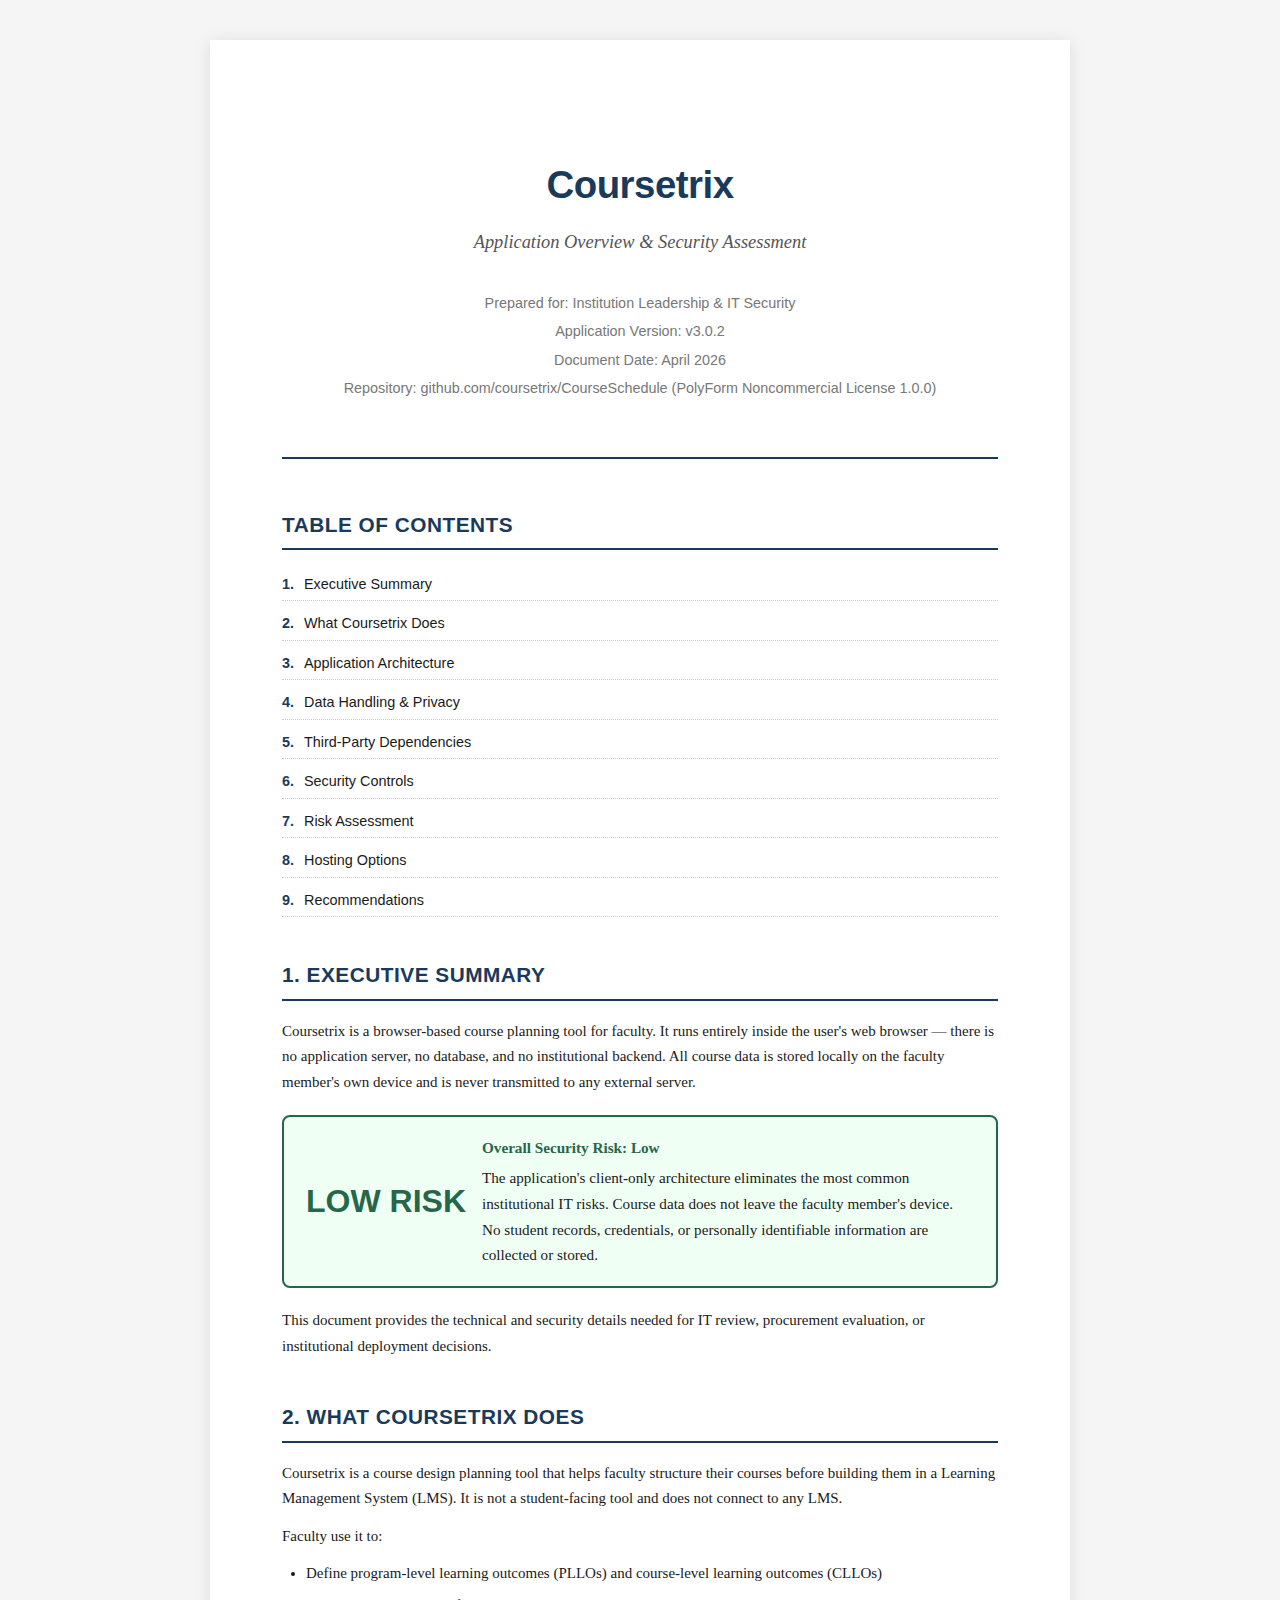
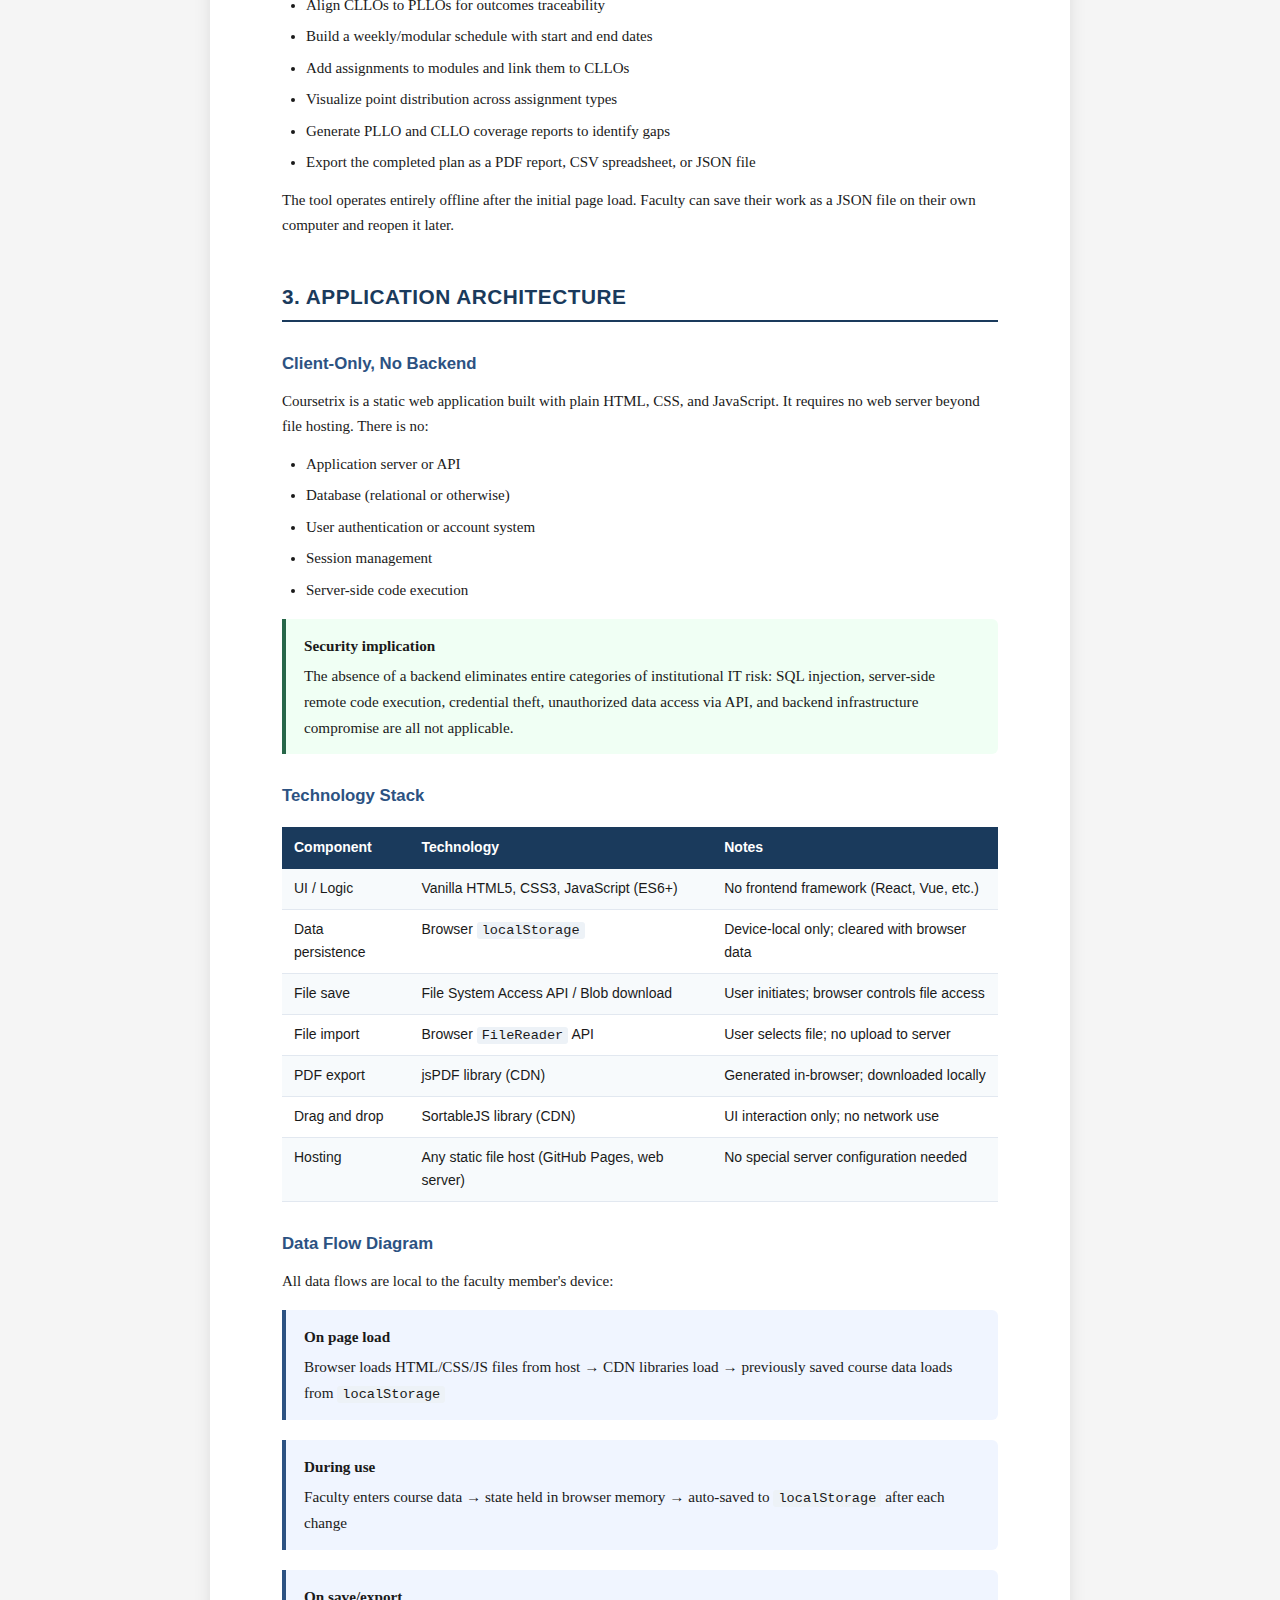
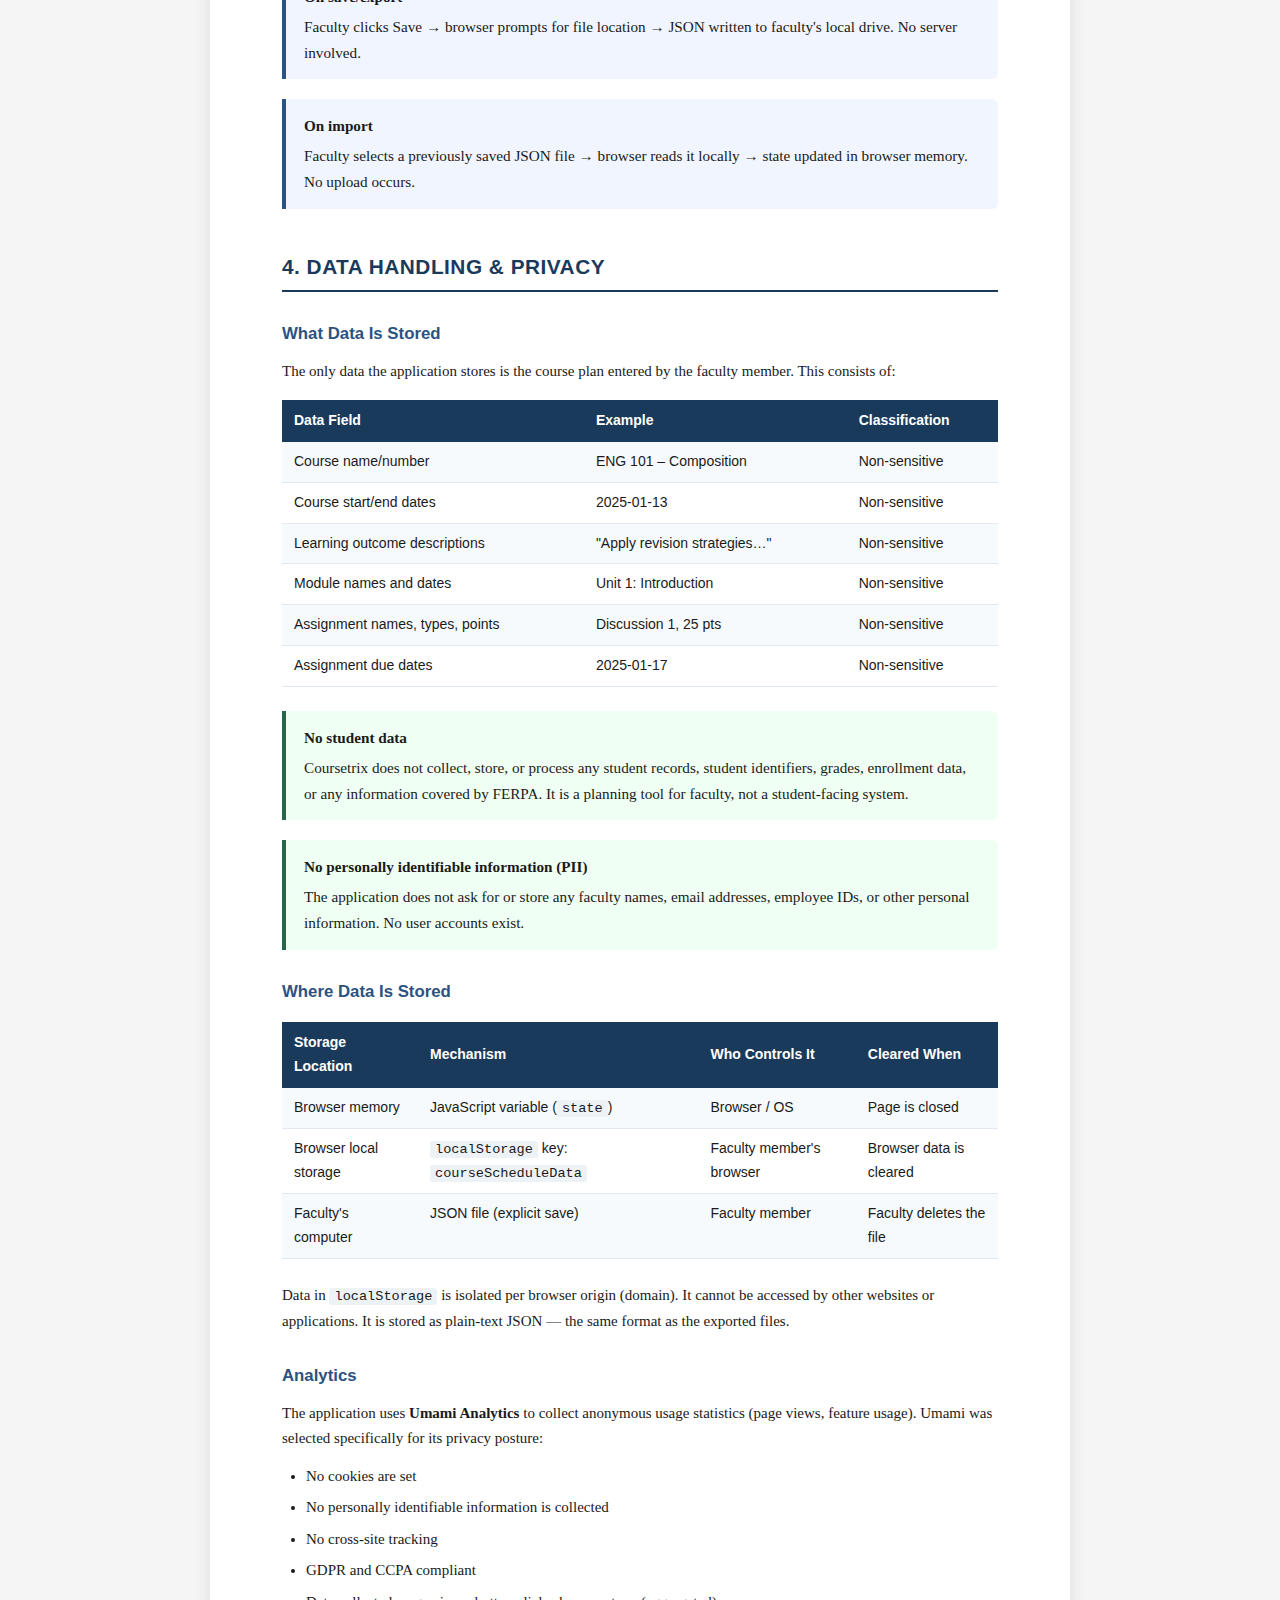
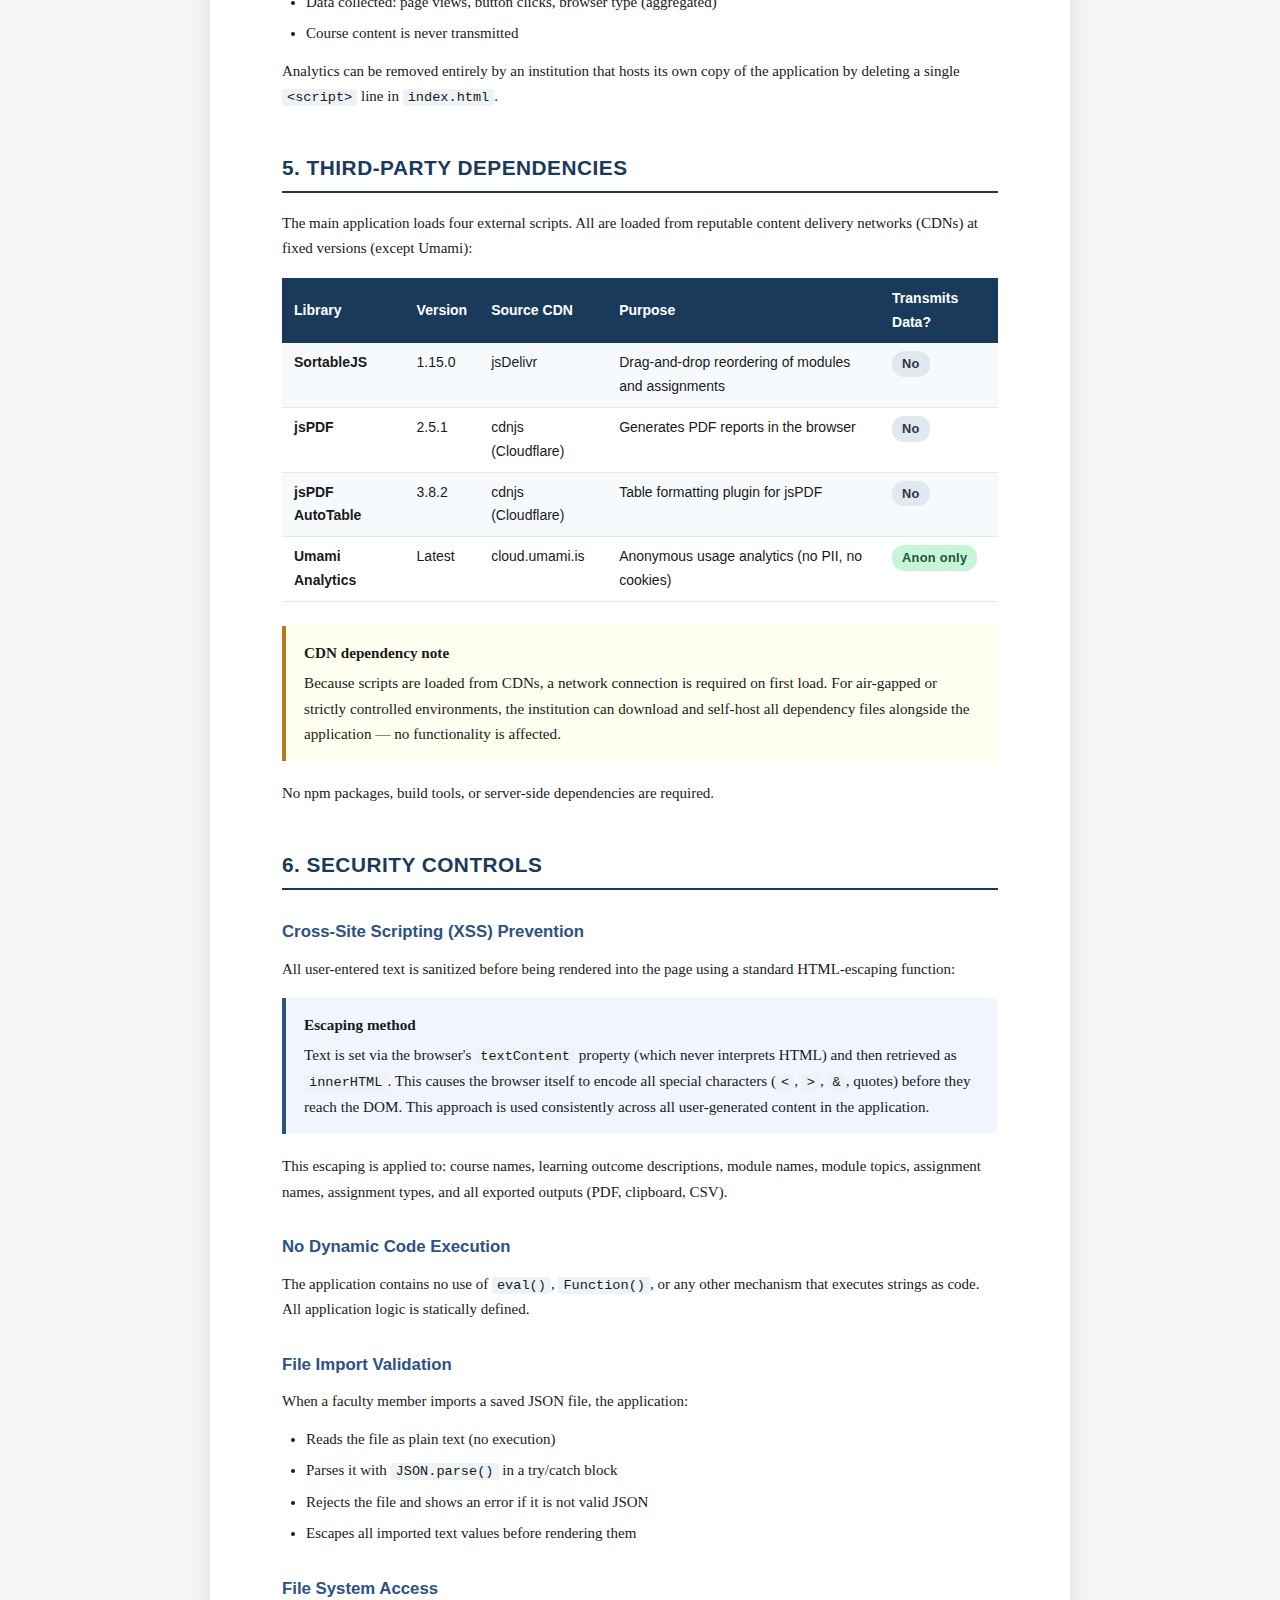
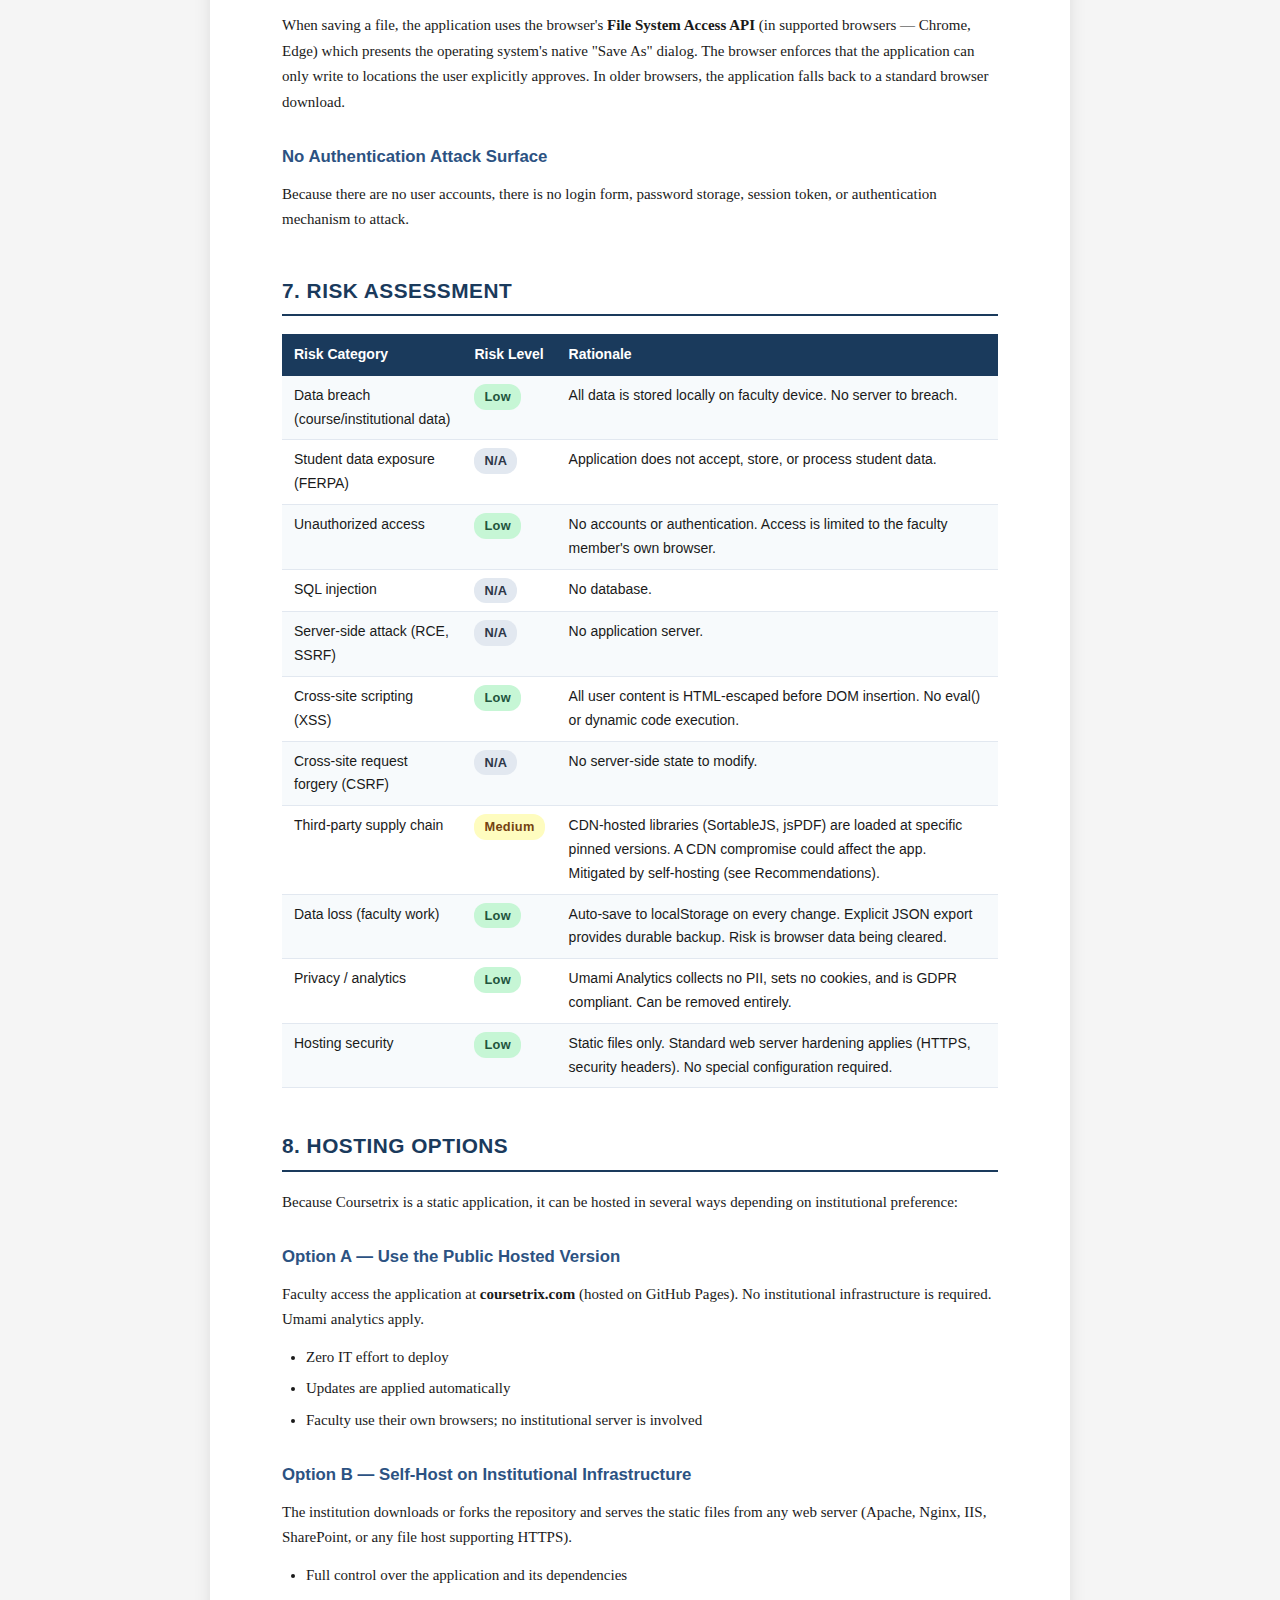
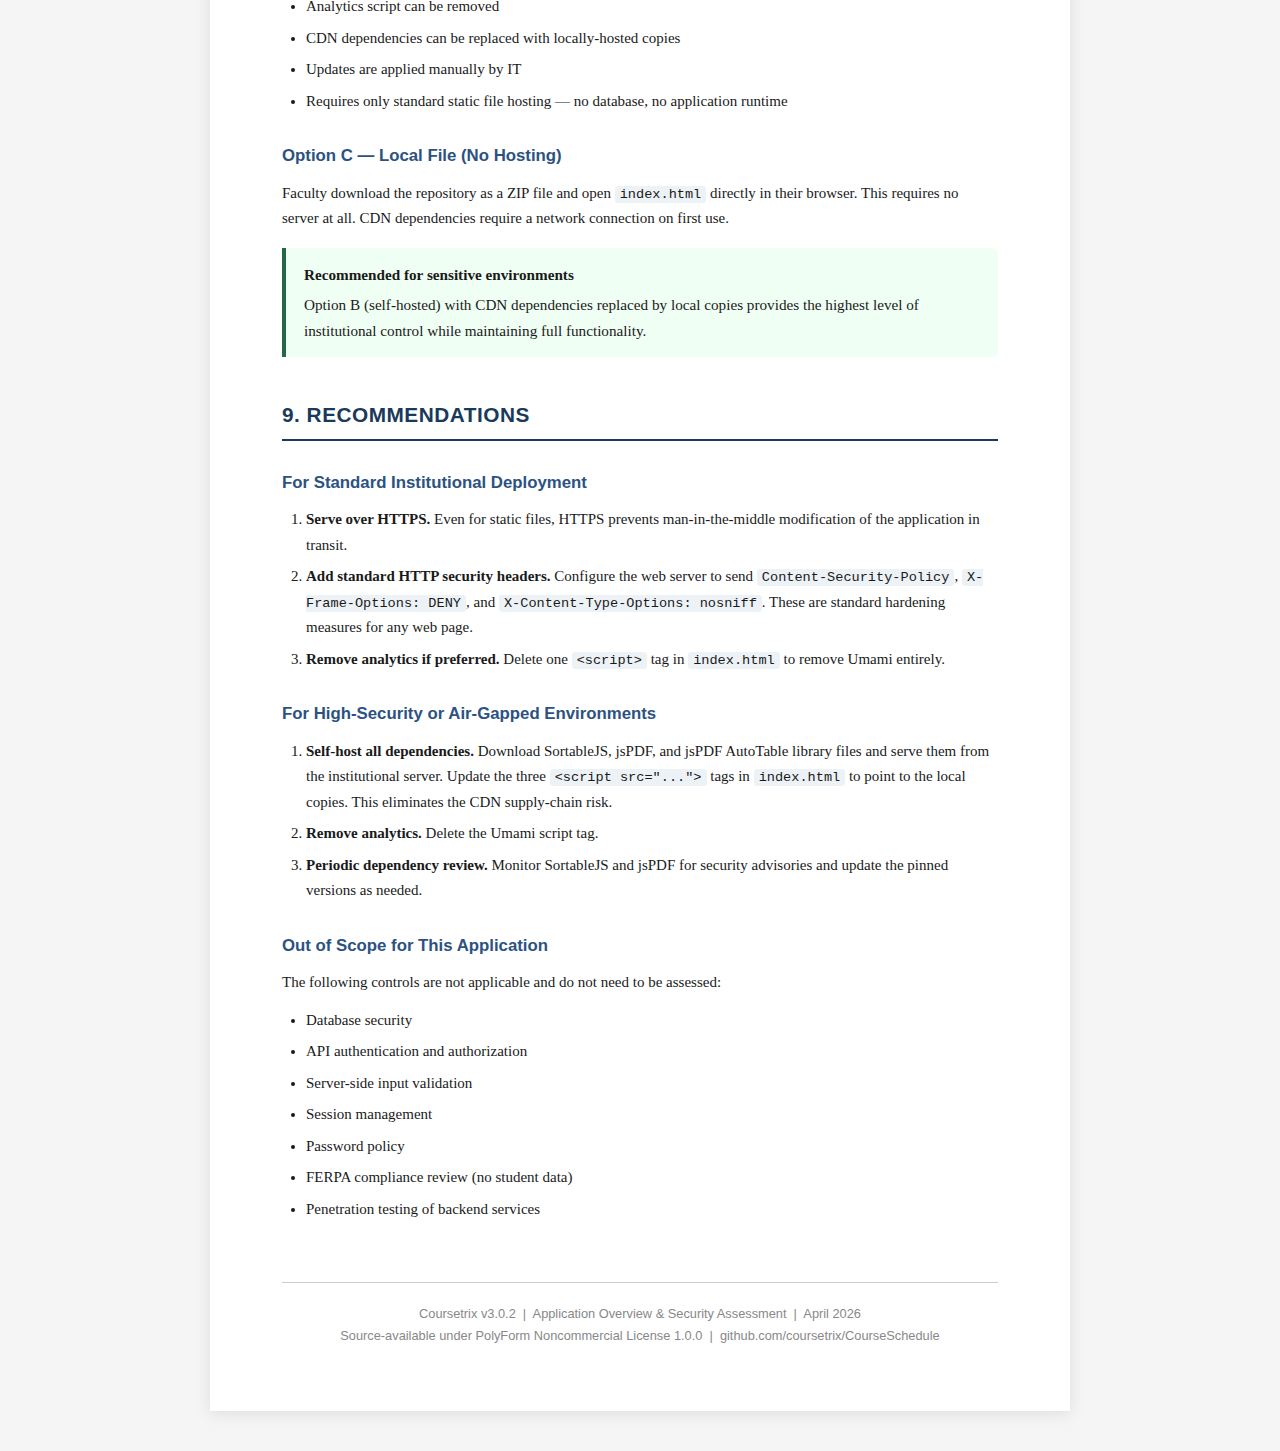
<file: institution-security-overview.html>
<!DOCTYPE html>
<html lang="en">
<head>
    <meta charset="UTF-8">
    <meta name="viewport" content="width=device-width, initial-scale=1.0">
    <title>Coursetrix – Application Overview & Security Assessment</title>
    <style>
        *, *::before, *::after { box-sizing: border-box; margin: 0; padding: 0; }

        body {
            font-family: Georgia, 'Times New Roman', serif;
            font-size: 15px;
            line-height: 1.7;
            color: #1a1a1a;
            background: #f5f5f5;
        }

        .page {
            max-width: 860px;
            margin: 40px auto;
            background: #fff;
            padding: 64px 72px;
            box-shadow: 0 2px 16px rgba(0,0,0,0.10);
        }

        /* Cover */
        .cover {
            text-align: center;
            padding: 48px 0 56px;
            border-bottom: 2px solid #1a3a5c;
            margin-bottom: 48px;
        }
        .cover .app-name {
            font-size: 2.4rem;
            font-weight: 700;
            letter-spacing: -0.5px;
            color: #1a3a5c;
            font-family: Arial, sans-serif;
        }
        .cover .doc-title {
            font-size: 1.15rem;
            color: #555;
            margin-top: 10px;
            font-style: italic;
        }
        .cover .meta {
            margin-top: 32px;
            font-size: 0.9rem;
            color: #777;
            font-family: Arial, sans-serif;
        }
        .cover .meta span { display: block; margin-top: 4px; }

        /* Sections */
        h1 {
            font-family: Arial, sans-serif;
            font-size: 1.3rem;
            font-weight: 700;
            color: #1a3a5c;
            border-bottom: 2px solid #1a3a5c;
            padding-bottom: 6px;
            margin: 40px 0 18px;
            text-transform: uppercase;
            letter-spacing: 0.5px;
        }

        h2 {
            font-family: Arial, sans-serif;
            font-size: 1.05rem;
            font-weight: 700;
            color: #2c5282;
            margin: 28px 0 10px;
        }

        p { margin-bottom: 12px; }

        ul, ol {
            padding-left: 24px;
            margin-bottom: 12px;
        }
        li { margin-bottom: 6px; }

        /* Callout boxes */
        .callout {
            border-left: 4px solid #2c5282;
            background: #f0f5ff;
            padding: 14px 18px;
            border-radius: 0 6px 6px 0;
            margin: 16px 0 20px;
            font-size: 0.95rem;
        }
        .callout.green  { border-color: #276749; background: #f0fff4; }
        .callout.yellow { border-color: #b7791f; background: #fffff0; }
        .callout.red    { border-color: #9b2c2c; background: #fff5f5; }
        .callout strong { display: block; margin-bottom: 4px; }

        /* Tables */
        table {
            width: 100%;
            border-collapse: collapse;
            margin: 16px 0 24px;
            font-family: Arial, sans-serif;
            font-size: 0.875rem;
        }
        th {
            background: #1a3a5c;
            color: #fff;
            padding: 9px 12px;
            text-align: left;
            font-weight: 600;
        }
        td {
            padding: 8px 12px;
            border-bottom: 1px solid #e2e8f0;
            vertical-align: top;
        }
        tr:nth-child(even) td { background: #f7fafc; }

        /* Risk badges */
        .badge {
            display: inline-block;
            padding: 2px 10px;
            border-radius: 12px;
            font-size: 0.8rem;
            font-weight: 700;
            font-family: Arial, sans-serif;
            letter-spacing: 0.3px;
        }
        .badge-low    { background: #c6f6d5; color: #22543d; }
        .badge-med    { background: #fefcbf; color: #744210; }
        .badge-high   { background: #fed7d7; color: #742a2a; }
        .badge-none   { background: #e2e8f0; color: #2d3748; }

        /* Verdict summary */
        .verdict {
            display: flex;
            align-items: center;
            gap: 16px;
            background: #f0fff4;
            border: 2px solid #276749;
            border-radius: 8px;
            padding: 18px 22px;
            margin: 20px 0;
        }
        .verdict-score {
            font-family: Arial, sans-serif;
            font-size: 2rem;
            font-weight: 700;
            color: #276749;
            white-space: nowrap;
        }
        .verdict-text { font-size: 0.95rem; }
        .verdict-text strong { display: block; margin-bottom: 4px; color: #276749; }

        /* TOC */
        .toc { margin: 0 0 16px; }
        .toc ol { counter-reset: toc-counter; list-style: none; padding-left: 0; }
        .toc ol li {
            counter-increment: toc-counter;
            padding: 4px 0;
            border-bottom: 1px dotted #ccc;
            font-family: Arial, sans-serif;
            font-size: 0.9rem;
        }
        .toc ol li::before {
            content: counter(toc-counter) ". ";
            font-weight: 700;
            color: #1a3a5c;
            margin-right: 6px;
        }

        code {
            font-family: 'Courier New', monospace;
            font-size: 0.85rem;
            background: #edf2f7;
            padding: 1px 5px;
            border-radius: 3px;
        }

        .page-break { page-break-before: always; }

        @media print {
            body { background: white; }
            .page { box-shadow: none; margin: 0; padding: 48px 56px; }
        }
    </style>
</head>
<body>
<div class="page">

    <!-- Cover -->
    <div class="cover">
        <div class="app-name">Coursetrix</div>
        <div class="doc-title">Application Overview &amp; Security Assessment</div>
        <div class="meta">
            <span>Prepared for: Institution Leadership &amp; IT Security</span>
            <span>Application Version: v3.0.2</span>
            <span>Document Date: April 2026</span>
            <span>Repository: github.com/coursetrix/CourseSchedule (PolyForm Noncommercial License 1.0.0)</span>
        </div>
    </div>

    <!-- TOC -->
    <h1>Table of Contents</h1>
    <div class="toc">
        <ol>
            <li>Executive Summary</li>
            <li>What Coursetrix Does</li>
            <li>Application Architecture</li>
            <li>Data Handling &amp; Privacy</li>
            <li>Third-Party Dependencies</li>
            <li>Security Controls</li>
            <li>Risk Assessment</li>
            <li>Hosting Options</li>
            <li>Recommendations</li>
        </ol>
    </div>

    <!-- 1. Executive Summary -->
    <h1>1. Executive Summary</h1>

    <p>Coursetrix is a browser-based course planning tool for faculty. It runs entirely inside the user's web browser — there is no application server, no database, and no institutional backend. All course data is stored locally on the faculty member's own device and is never transmitted to any external server.</p>

    <div class="verdict">
        <div class="verdict-score">LOW RISK</div>
        <div class="verdict-text">
            <strong>Overall Security Risk: Low</strong>
            The application's client-only architecture eliminates the most common institutional IT risks. Course data does not leave the faculty member's device. No student records, credentials, or personally identifiable information are collected or stored.
        </div>
    </div>

    <p>This document provides the technical and security details needed for IT review, procurement evaluation, or institutional deployment decisions.</p>

    <!-- 2. What It Does -->
    <h1>2. What Coursetrix Does</h1>

    <p>Coursetrix is a course design planning tool that helps faculty structure their courses before building them in a Learning Management System (LMS). It is not a student-facing tool and does not connect to any LMS.</p>

    <p>Faculty use it to:</p>
    <ul>
        <li>Define program-level learning outcomes (PLLOs) and course-level learning outcomes (CLLOs)</li>
        <li>Align CLLOs to PLLOs for outcomes traceability</li>
        <li>Build a weekly/modular schedule with start and end dates</li>
        <li>Add assignments to modules and link them to CLLOs</li>
        <li>Visualize point distribution across assignment types</li>
        <li>Generate PLLO and CLLO coverage reports to identify gaps</li>
        <li>Export the completed plan as a PDF report, CSV spreadsheet, or JSON file</li>
    </ul>

    <p>The tool operates entirely offline after the initial page load. Faculty can save their work as a JSON file on their own computer and reopen it later.</p>

    <!-- 3. Architecture -->
    <h1>3. Application Architecture</h1>

    <h2>Client-Only, No Backend</h2>
    <p>Coursetrix is a static web application built with plain HTML, CSS, and JavaScript. It requires no web server beyond file hosting. There is no:</p>
    <ul>
        <li>Application server or API</li>
        <li>Database (relational or otherwise)</li>
        <li>User authentication or account system</li>
        <li>Session management</li>
        <li>Server-side code execution</li>
    </ul>

    <div class="callout green">
        <strong>Security implication</strong>
        The absence of a backend eliminates entire categories of institutional IT risk: SQL injection, server-side remote code execution, credential theft, unauthorized data access via API, and backend infrastructure compromise are all not applicable.
    </div>

    <h2>Technology Stack</h2>
    <table>
        <tr><th>Component</th><th>Technology</th><th>Notes</th></tr>
        <tr><td>UI / Logic</td><td>Vanilla HTML5, CSS3, JavaScript (ES6+)</td><td>No frontend framework (React, Vue, etc.)</td></tr>
        <tr><td>Data persistence</td><td>Browser <code>localStorage</code></td><td>Device-local only; cleared with browser data</td></tr>
        <tr><td>File save</td><td>File System Access API / Blob download</td><td>User initiates; browser controls file access</td></tr>
        <tr><td>File import</td><td>Browser <code>FileReader</code> API</td><td>User selects file; no upload to server</td></tr>
        <tr><td>PDF export</td><td>jsPDF library (CDN)</td><td>Generated in-browser; downloaded locally</td></tr>
        <tr><td>Drag and drop</td><td>SortableJS library (CDN)</td><td>UI interaction only; no network use</td></tr>
        <tr><td>Hosting</td><td>Any static file host (GitHub Pages, web server)</td><td>No special server configuration needed</td></tr>
    </table>

    <h2>Data Flow Diagram</h2>
    <p>All data flows are local to the faculty member's device:</p>
    <div class="callout">
        <strong>On page load</strong>
        Browser loads HTML/CSS/JS files from host → CDN libraries load → previously saved course data loads from <code>localStorage</code>
    </div>
    <div class="callout">
        <strong>During use</strong>
        Faculty enters course data → state held in browser memory → auto-saved to <code>localStorage</code> after each change
    </div>
    <div class="callout">
        <strong>On save/export</strong>
        Faculty clicks Save → browser prompts for file location → JSON written to faculty's local drive. No server involved.
    </div>
    <div class="callout">
        <strong>On import</strong>
        Faculty selects a previously saved JSON file → browser reads it locally → state updated in browser memory. No upload occurs.
    </div>

    <!-- 4. Data Handling -->
    <h1>4. Data Handling &amp; Privacy</h1>

    <h2>What Data Is Stored</h2>
    <p>The only data the application stores is the course plan entered by the faculty member. This consists of:</p>
    <table>
        <tr><th>Data Field</th><th>Example</th><th>Classification</th></tr>
        <tr><td>Course name/number</td><td>ENG 101 – Composition</td><td>Non-sensitive</td></tr>
        <tr><td>Course start/end dates</td><td>2025-01-13</td><td>Non-sensitive</td></tr>
        <tr><td>Learning outcome descriptions</td><td>"Apply revision strategies…"</td><td>Non-sensitive</td></tr>
        <tr><td>Module names and dates</td><td>Unit 1: Introduction</td><td>Non-sensitive</td></tr>
        <tr><td>Assignment names, types, points</td><td>Discussion 1, 25 pts</td><td>Non-sensitive</td></tr>
        <tr><td>Assignment due dates</td><td>2025-01-17</td><td>Non-sensitive</td></tr>
    </table>

    <div class="callout green">
        <strong>No student data</strong>
        Coursetrix does not collect, store, or process any student records, student identifiers, grades, enrollment data, or any information covered by FERPA. It is a planning tool for faculty, not a student-facing system.
    </div>

    <div class="callout green">
        <strong>No personally identifiable information (PII)</strong>
        The application does not ask for or store any faculty names, email addresses, employee IDs, or other personal information. No user accounts exist.
    </div>

    <h2>Where Data Is Stored</h2>
    <table>
        <tr><th>Storage Location</th><th>Mechanism</th><th>Who Controls It</th><th>Cleared When</th></tr>
        <tr><td>Browser memory</td><td>JavaScript variable (<code>state</code>)</td><td>Browser / OS</td><td>Page is closed</td></tr>
        <tr><td>Browser local storage</td><td><code>localStorage</code> key: <code>courseScheduleData</code></td><td>Faculty member's browser</td><td>Browser data is cleared</td></tr>
        <tr><td>Faculty's computer</td><td>JSON file (explicit save)</td><td>Faculty member</td><td>Faculty deletes the file</td></tr>
    </table>

    <p>Data in <code>localStorage</code> is isolated per browser origin (domain). It cannot be accessed by other websites or applications. It is stored as plain-text JSON — the same format as the exported files.</p>

    <h2>Analytics</h2>
    <p>The application uses <strong>Umami Analytics</strong> to collect anonymous usage statistics (page views, feature usage). Umami was selected specifically for its privacy posture:</p>
    <ul>
        <li>No cookies are set</li>
        <li>No personally identifiable information is collected</li>
        <li>No cross-site tracking</li>
        <li>GDPR and CCPA compliant</li>
        <li>Data collected: page views, button clicks, browser type (aggregated)</li>
        <li>Course content is never transmitted</li>
    </ul>
    <p>Analytics can be removed entirely by an institution that hosts its own copy of the application by deleting a single <code>&lt;script&gt;</code> line in <code>index.html</code>.</p>

    <!-- 5. Dependencies -->
    <h1>5. Third-Party Dependencies</h1>

    <p>The main application loads four external scripts. All are loaded from reputable content delivery networks (CDNs) at fixed versions (except Umami):</p>

    <table>
        <tr><th>Library</th><th>Version</th><th>Source CDN</th><th>Purpose</th><th>Transmits Data?</th></tr>
        <tr>
            <td><strong>SortableJS</strong></td>
            <td>1.15.0</td>
            <td>jsDelivr</td>
            <td>Drag-and-drop reordering of modules and assignments</td>
            <td><span class="badge badge-none">No</span></td>
        </tr>
        <tr>
            <td><strong>jsPDF</strong></td>
            <td>2.5.1</td>
            <td>cdnjs (Cloudflare)</td>
            <td>Generates PDF reports in the browser</td>
            <td><span class="badge badge-none">No</span></td>
        </tr>
        <tr>
            <td><strong>jsPDF AutoTable</strong></td>
            <td>3.8.2</td>
            <td>cdnjs (Cloudflare)</td>
            <td>Table formatting plugin for jsPDF</td>
            <td><span class="badge badge-none">No</span></td>
        </tr>
        <tr>
            <td><strong>Umami Analytics</strong></td>
            <td>Latest</td>
            <td>cloud.umami.is</td>
            <td>Anonymous usage analytics (no PII, no cookies)</td>
            <td><span class="badge badge-low">Anon only</span></td>
        </tr>
    </table>

    <div class="callout yellow">
        <strong>CDN dependency note</strong>
        Because scripts are loaded from CDNs, a network connection is required on first load. For air-gapped or strictly controlled environments, the institution can download and self-host all dependency files alongside the application — no functionality is affected.
    </div>

    <p>No npm packages, build tools, or server-side dependencies are required.</p>

    <!-- 6. Security Controls -->
    <h1>6. Security Controls</h1>

    <h2>Cross-Site Scripting (XSS) Prevention</h2>
    <p>All user-entered text is sanitized before being rendered into the page using a standard HTML-escaping function:</p>
    <div class="callout">
        <strong>Escaping method</strong>
        Text is set via the browser's <code>textContent</code> property (which never interprets HTML) and then retrieved as <code>innerHTML</code>. This causes the browser itself to encode all special characters (<code>&lt;</code>, <code>&gt;</code>, <code>&amp;</code>, quotes) before they reach the DOM. This approach is used consistently across all user-generated content in the application.
    </div>
    <p>This escaping is applied to: course names, learning outcome descriptions, module names, module topics, assignment names, assignment types, and all exported outputs (PDF, clipboard, CSV).</p>

    <h2>No Dynamic Code Execution</h2>
    <p>The application contains no use of <code>eval()</code>, <code>Function()</code>, or any other mechanism that executes strings as code. All application logic is statically defined.</p>

    <h2>File Import Validation</h2>
    <p>When a faculty member imports a saved JSON file, the application:</p>
    <ul>
        <li>Reads the file as plain text (no execution)</li>
        <li>Parses it with <code>JSON.parse()</code> in a try/catch block</li>
        <li>Rejects the file and shows an error if it is not valid JSON</li>
        <li>Escapes all imported text values before rendering them</li>
    </ul>

    <h2>File System Access</h2>
    <p>When saving a file, the application uses the browser's <strong>File System Access API</strong> (in supported browsers — Chrome, Edge) which presents the operating system's native "Save As" dialog. The browser enforces that the application can only write to locations the user explicitly approves. In older browsers, the application falls back to a standard browser download.</p>

    <h2>No Authentication Attack Surface</h2>
    <p>Because there are no user accounts, there is no login form, password storage, session token, or authentication mechanism to attack.</p>

    <!-- 7. Risk Assessment -->
    <h1>7. Risk Assessment</h1>

    <table>
        <tr><th>Risk Category</th><th>Risk Level</th><th>Rationale</th></tr>
        <tr>
            <td>Data breach (course/institutional data)</td>
            <td><span class="badge badge-low">Low</span></td>
            <td>All data is stored locally on faculty device. No server to breach.</td>
        </tr>
        <tr>
            <td>Student data exposure (FERPA)</td>
            <td><span class="badge badge-none">N/A</span></td>
            <td>Application does not accept, store, or process student data.</td>
        </tr>
        <tr>
            <td>Unauthorized access</td>
            <td><span class="badge badge-low">Low</span></td>
            <td>No accounts or authentication. Access is limited to the faculty member's own browser.</td>
        </tr>
        <tr>
            <td>SQL injection</td>
            <td><span class="badge badge-none">N/A</span></td>
            <td>No database.</td>
        </tr>
        <tr>
            <td>Server-side attack (RCE, SSRF)</td>
            <td><span class="badge badge-none">N/A</span></td>
            <td>No application server.</td>
        </tr>
        <tr>
            <td>Cross-site scripting (XSS)</td>
            <td><span class="badge badge-low">Low</span></td>
            <td>All user content is HTML-escaped before DOM insertion. No eval() or dynamic code execution.</td>
        </tr>
        <tr>
            <td>Cross-site request forgery (CSRF)</td>
            <td><span class="badge badge-none">N/A</span></td>
            <td>No server-side state to modify.</td>
        </tr>
        <tr>
            <td>Third-party supply chain</td>
            <td><span class="badge badge-med">Medium</span></td>
            <td>CDN-hosted libraries (SortableJS, jsPDF) are loaded at specific pinned versions. A CDN compromise could affect the app. Mitigated by self-hosting (see Recommendations).</td>
        </tr>
        <tr>
            <td>Data loss (faculty work)</td>
            <td><span class="badge badge-low">Low</span></td>
            <td>Auto-save to localStorage on every change. Explicit JSON export provides durable backup. Risk is browser data being cleared.</td>
        </tr>
        <tr>
            <td>Privacy / analytics</td>
            <td><span class="badge badge-low">Low</span></td>
            <td>Umami Analytics collects no PII, sets no cookies, and is GDPR compliant. Can be removed entirely.</td>
        </tr>
        <tr>
            <td>Hosting security</td>
            <td><span class="badge badge-low">Low</span></td>
            <td>Static files only. Standard web server hardening applies (HTTPS, security headers). No special configuration required.</td>
        </tr>
    </table>

    <!-- 8. Hosting -->
    <h1>8. Hosting Options</h1>

    <p>Because Coursetrix is a static application, it can be hosted in several ways depending on institutional preference:</p>

    <h2>Option A — Use the Public Hosted Version</h2>
    <p>Faculty access the application at <strong>coursetrix.com</strong> (hosted on GitHub Pages). No institutional infrastructure is required. Umami analytics apply.</p>
    <ul>
        <li>Zero IT effort to deploy</li>
        <li>Updates are applied automatically</li>
        <li>Faculty use their own browsers; no institutional server is involved</li>
    </ul>

    <h2>Option B — Self-Host on Institutional Infrastructure</h2>
    <p>The institution downloads or forks the repository and serves the static files from any web server (Apache, Nginx, IIS, SharePoint, or any file host supporting HTTPS).</p>
    <ul>
        <li>Full control over the application and its dependencies</li>
        <li>Analytics script can be removed</li>
        <li>CDN dependencies can be replaced with locally-hosted copies</li>
        <li>Updates are applied manually by IT</li>
        <li>Requires only standard static file hosting — no database, no application runtime</li>
    </ul>

    <h2>Option C — Local File (No Hosting)</h2>
    <p>Faculty download the repository as a ZIP file and open <code>index.html</code> directly in their browser. This requires no server at all. CDN dependencies require a network connection on first use.</p>

    <div class="callout green">
        <strong>Recommended for sensitive environments</strong>
        Option B (self-hosted) with CDN dependencies replaced by local copies provides the highest level of institutional control while maintaining full functionality.
    </div>

    <!-- 9. Recommendations -->
    <h1>9. Recommendations</h1>

    <h2>For Standard Institutional Deployment</h2>
    <ol>
        <li><strong>Serve over HTTPS.</strong> Even for static files, HTTPS prevents man-in-the-middle modification of the application in transit.</li>
        <li><strong>Add standard HTTP security headers.</strong> Configure the web server to send <code>Content-Security-Policy</code>, <code>X-Frame-Options: DENY</code>, and <code>X-Content-Type-Options: nosniff</code>. These are standard hardening measures for any web page.</li>
        <li><strong>Remove analytics if preferred.</strong> Delete one <code>&lt;script&gt;</code> tag in <code>index.html</code> to remove Umami entirely.</li>
    </ol>

    <h2>For High-Security or Air-Gapped Environments</h2>
    <ol>
        <li><strong>Self-host all dependencies.</strong> Download SortableJS, jsPDF, and jsPDF AutoTable library files and serve them from the institutional server. Update the three <code>&lt;script src="..."&gt;</code> tags in <code>index.html</code> to point to the local copies. This eliminates the CDN supply-chain risk.</li>
        <li><strong>Remove analytics.</strong> Delete the Umami script tag.</li>
        <li><strong>Periodic dependency review.</strong> Monitor SortableJS and jsPDF for security advisories and update the pinned versions as needed.</li>
    </ol>

    <h2>Out of Scope for This Application</h2>
    <p>The following controls are not applicable and do not need to be assessed:</p>
    <ul>
        <li>Database security</li>
        <li>API authentication and authorization</li>
        <li>Server-side input validation</li>
        <li>Session management</li>
        <li>Password policy</li>
        <li>FERPA compliance review (no student data)</li>
        <li>Penetration testing of backend services</li>
    </ul>

    <!-- Footer -->
    <div style="margin-top: 60px; padding-top: 20px; border-top: 1px solid #ccc; font-family: Arial, sans-serif; font-size: 0.8rem; color: #888; text-align: center;">
        Coursetrix v3.0.2 &nbsp;|&nbsp; Application Overview &amp; Security Assessment &nbsp;|&nbsp; April 2026<br>
        Source-available under PolyForm Noncommercial License 1.0.0 &nbsp;|&nbsp; github.com/coursetrix/CourseSchedule
    </div>

</div>
</body>
</html>
</file>
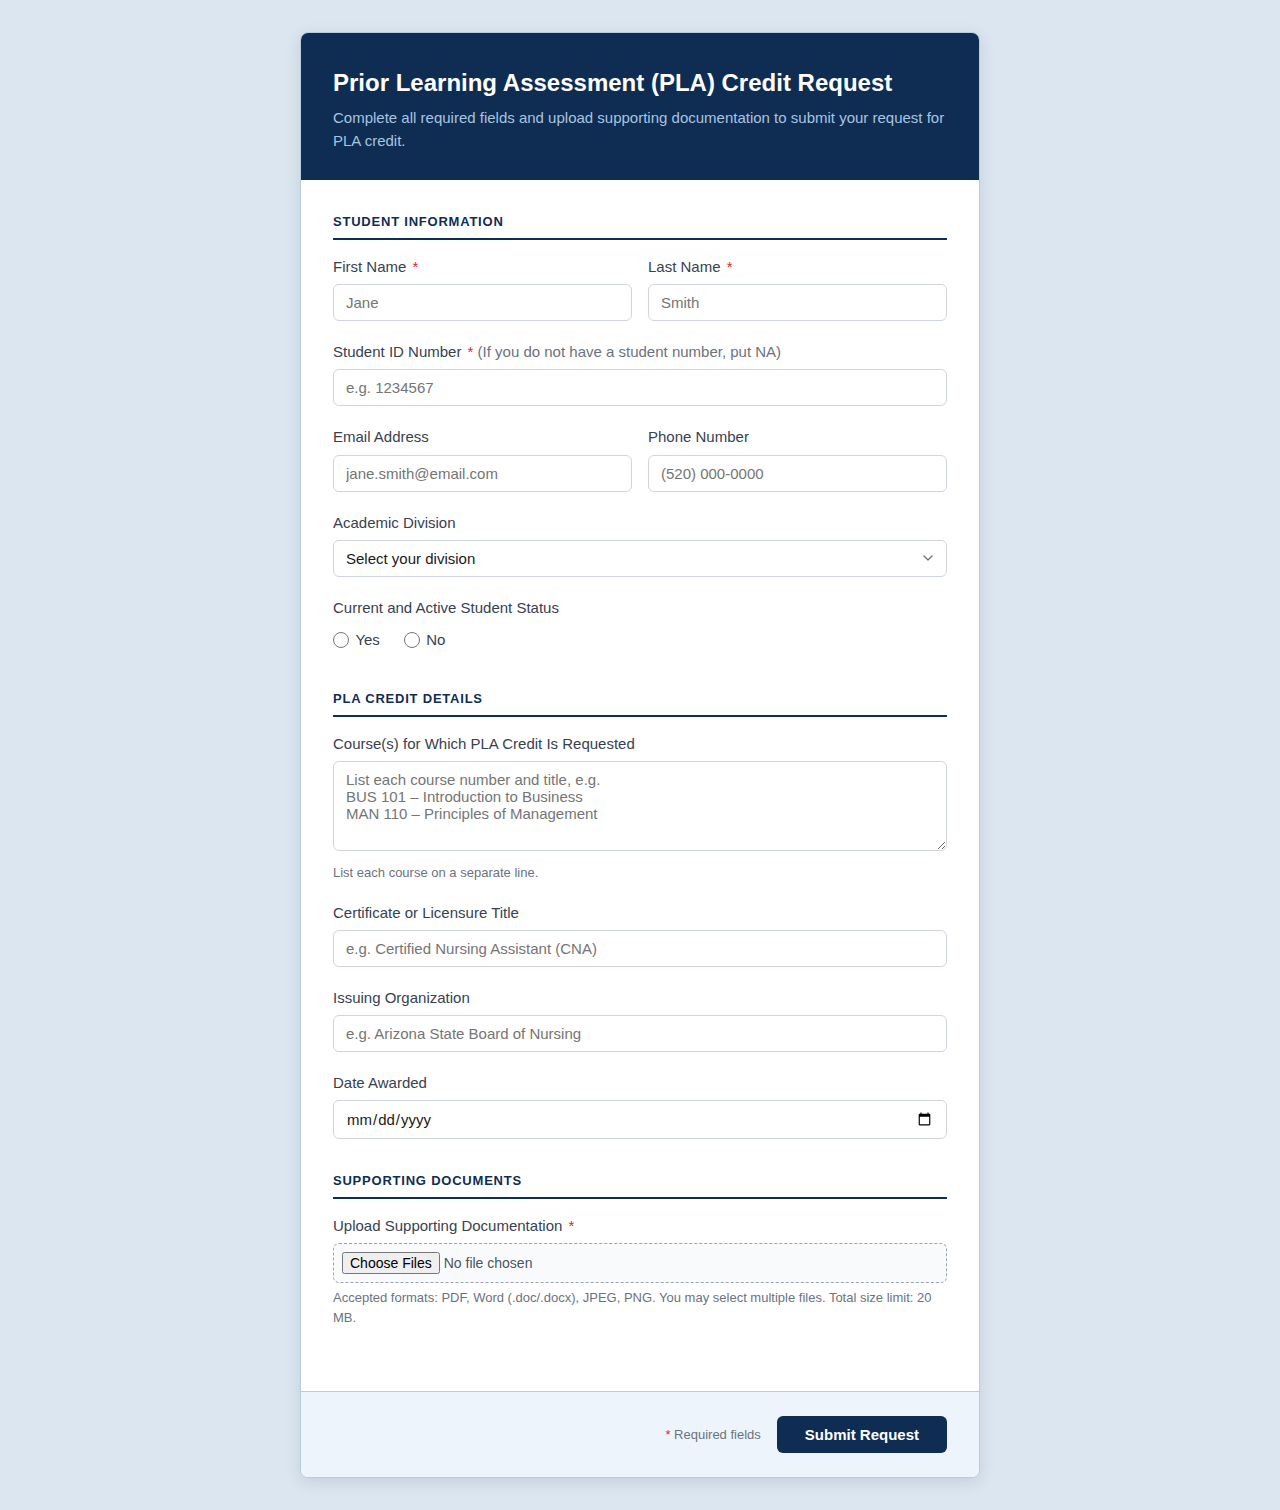
<file: pla-credit-request.html>
<!DOCTYPE html>
<html lang="en">
<head>
  <meta charset="UTF-8" />
  <meta name="viewport" content="width=device-width, initial-scale=1.0" />
  <title>PLA Credit Request | Cochise College</title>
  <style>
    *, *::before, *::after {
      box-sizing: border-box;
      margin: 0;
      padding: 0;
    }

    body {
      font-family: -apple-system, BlinkMacSystemFont, "Segoe UI", Roboto, Helvetica, Arial, sans-serif;
      font-size: 16px;
      line-height: 1.5;
      color: #1a1a1a;
      background: #dce6f0;
      padding: 2rem 1rem;
    }

    .form-card {
      max-width: 680px;
      margin: 0 auto;
      background: #ffffff;
      border: 1px solid #b8cce0;
      border-radius: 8px;
      overflow: hidden;
      box-shadow: 0 4px 16px rgba(15, 45, 82, 0.12);
    }

    .form-header {
      padding: 2rem 2rem 1.75rem;
      background: #0f2d52;
      border-bottom: none;
    }

    .form-header h1 {
      font-size: 1.5rem;
      font-weight: 700;
      color: #ffffff;
      margin-bottom: 0.4rem;
    }

    .form-header p {
      font-size: 0.9375rem;
      color: #a8c4e0;
    }

    .form-body {
      padding: 2rem;
    }

    /* Section grouping */
    .form-section {
      margin-bottom: 2rem;
    }

    .form-section-title {
      font-size: 0.8125rem;
      font-weight: 700;
      text-transform: uppercase;
      letter-spacing: 0.06em;
      color: #0f2d52;
      margin-bottom: 1rem;
      padding-bottom: 0.4rem;
      border-bottom: 2px solid #0f2d52;
    }

    /* Row layout for side-by-side fields */
    .field-row {
      display: grid;
      grid-template-columns: 1fr 1fr;
      gap: 1rem;
    }

    @media (max-width: 520px) {
      .field-row {
        grid-template-columns: 1fr;
      }
    }

    /* Individual field */
    .field {
      margin-bottom: 1.25rem;
    }

    .field:last-child {
      margin-bottom: 0;
    }

    label {
      display: block;
      font-size: 0.9375rem;
      font-weight: 500;
      margin-bottom: 0.35rem;
      color: #374151;
    }

    label .required {
      color: #dc2626;
      margin-left: 2px;
    }

    input[type="text"],
    input[type="email"],
    input[type="tel"],
    input[type="date"],
    textarea,
    select {
      width: 100%;
      padding: 0.5625rem 0.75rem;
      font-size: 0.9375rem;
      font-family: inherit;
      color: #1a1a1a;
      background: #ffffff;
      border: 1px solid #d0d5dd;
      border-radius: 6px;
      appearance: none;
      -webkit-appearance: none;
      transition: border-color 0.15s, box-shadow 0.15s;
    }

    input[type="text"]:focus,
    input[type="email"]:focus,
    input[type="tel"]:focus,
    input[type="date"]:focus,
    textarea:focus,
    select:focus {
      outline: none;
      border-color: #0f2d52;
      box-shadow: 0 0 0 3px rgba(15, 45, 82, 0.15);
    }

    textarea {
      resize: vertical;
      min-height: 90px;
    }

    select {
      background-image: url("data:image/svg+xml,%3Csvg xmlns='http://www.w3.org/2000/svg' width='16' height='16' viewBox='0 0 24 24' fill='none' stroke='%236b7280' stroke-width='2' stroke-linecap='round' stroke-linejoin='round'%3E%3Cpolyline points='6 9 12 15 18 9'%3E%3C/polyline%3E%3C/svg%3E");
      background-repeat: no-repeat;
      background-position: right 0.6rem center;
      padding-right: 2.25rem;
    }

    /* Radio buttons */
    .radio-group {
      display: flex;
      gap: 1.5rem;
      padding-top: 0.25rem;
    }

    .radio-option {
      display: flex;
      align-items: center;
      gap: 0.4rem;
      cursor: pointer;
      font-size: 0.9375rem;
      color: #374151;
    }

    .radio-option input[type="radio"] {
      width: 1rem;
      height: 1rem;
      accent-color: #0f2d52;
      cursor: pointer;
    }

    /* File upload */
    input[type="file"] {
      width: 100%;
      padding: 0.5rem;
      font-size: 0.875rem;
      font-family: inherit;
      color: #4b5563;
      border: 1px dashed #9ca3af;
      border-radius: 6px;
      background: #f9fafb;
      cursor: pointer;
      transition: border-color 0.15s, background 0.15s;
    }

    input[type="file"]:hover {
      border-color: #6b7280;
      background: #f3f4f6;
    }

    input[type="file"]:focus {
      outline: none;
      border-color: #0f2d52;
      box-shadow: 0 0 0 3px rgba(15, 45, 82, 0.15);
    }

    .field-hint {
      font-size: 0.8125rem;
      color: #6b7280;
      margin-top: 0.3rem;
    }

    /* Submit button */
    .form-footer {
      padding: 1.5rem 2rem;
      border-top: 1px solid #b8cce0;
      background: #eef4fb;
      display: flex;
      align-items: center;
      justify-content: flex-end;
      gap: 1rem;
    }

    .btn-submit {
      display: inline-flex;
      align-items: center;
      gap: 0.5rem;
      padding: 0.625rem 1.75rem;
      font-size: 0.9375rem;
      font-weight: 600;
      font-family: inherit;
      color: #ffffff;
      background: #0f2d52;
      border: none;
      border-radius: 6px;
      cursor: pointer;
      transition: background 0.15s, box-shadow 0.15s;
    }

    .btn-submit:hover:not(:disabled) {
      background: #1a3f6f;
      box-shadow: 0 2px 6px rgba(15, 45, 82, 0.4);
    }

    .btn-submit:focus {
      outline: none;
      box-shadow: 0 0 0 3px rgba(15, 45, 82, 0.3);
    }

    .btn-submit:disabled {
      background: #7a9dbf;
      cursor: not-allowed;
    }

    /* Spinner */
    .spinner {
      display: none;
      width: 1rem;
      height: 1rem;
      border: 2px solid rgba(255,255,255,0.4);
      border-top-color: #ffffff;
      border-radius: 50%;
      animation: spin 0.7s linear infinite;
    }

    .btn-submit.loading .spinner {
      display: inline-block;
    }

    @keyframes spin {
      to { transform: rotate(360deg); }
    }

    .required-note {
      font-size: 0.8125rem;
      color: #6b7280;
    }

    /* Inline error/alert banner */
    .alert {
      display: none;
      padding: 0.875rem 1rem;
      border-radius: 6px;
      font-size: 0.9375rem;
      margin: 0 2rem 1.5rem;
    }

    .alert.alert-error {
      background: #fef2f2;
      border: 1px solid #fca5a5;
      color: #991b1b;
    }

    .alert.alert-warning {
      background: #fffbeb;
      border: 1px solid #fcd34d;
      color: #92400e;
    }

    /* Success screen */
    .success-screen {
      display: none;
      padding: 3rem 2rem;
      text-align: center;
    }

    .success-icon {
      width: 56px;
      height: 56px;
      background: #dcfce7;
      border-radius: 50%;
      display: flex;
      align-items: center;
      justify-content: center;
      margin: 0 auto 1.25rem;
    }

    .success-icon svg {
      width: 28px;
      height: 28px;
      stroke: #16a34a;
    }

    .success-screen h2 {
      font-size: 1.25rem;
      font-weight: 700;
      color: #1a1a1a;
      margin-bottom: 0.5rem;
    }

    .success-screen p {
      font-size: 0.9375rem;
      color: #4b5563;
      max-width: 420px;
      margin: 0 auto 1.5rem;
    }

    .btn-close {
      display: inline-block;
      padding: 0.5rem 1.25rem;
      font-size: 0.9375rem;
      font-weight: 500;
      font-family: inherit;
      color: #0f2d52;
      background: transparent;
      border: 1px solid #0f2d52;
      border-radius: 6px;
      cursor: pointer;
      transition: background 0.15s;
    }

    .btn-close:hover {
      background: #dce6f0;
    }
  </style>
</head>
<body>

<div class="form-card">

  <div class="form-header">
    <h1>Prior Learning Assessment (PLA) Credit Request</h1>
    <p>Complete all required fields and upload supporting documentation to submit your request for PLA credit.</p>
  </div>

  <!-- Success screen (hidden until submission succeeds) -->
  <div class="success-screen" id="successScreen">
    <div class="success-icon">
      <svg fill="none" viewBox="0 0 24 24" stroke-width="2.5" stroke="currentColor">
        <path stroke-linecap="round" stroke-linejoin="round" d="M4.5 12.75l6 6 9-13.5" />
      </svg>
    </div>
    <h2>Request Submitted Successfully</h2>
    <p>Thank you! Your PLA Credit Request has been received. A confirmation has been sent to the email address you provided. A staff member will follow up with you soon.</p>
    <button class="btn-close" id="closeWindowBtn">Close Window</button>
  </div>

  <form id="plaCreditForm" novalidate>

    <!-- Error banner -->
    <div class="alert alert-error" id="errorBanner" role="alert"></div>
    <!-- File size warning banner -->
    <div class="alert alert-warning" id="sizeBanner" role="alert"></div>

    <div class="form-body">

      <!-- Student Information -->
      <div class="form-section">
        <div class="form-section-title">Student Information</div>

        <div class="field-row">
          <div class="field">
            <label for="firstName">First Name <span class="required">*</span></label>
            <input type="text" id="firstName" name="firstName" autocomplete="given-name" required placeholder="Jane" />
          </div>
          <div class="field">
            <label for="lastName">Last Name <span class="required">*</span></label>
            <input type="text" id="lastName" name="lastName" autocomplete="family-name" required placeholder="Smith" />
          </div>
        </div>

        <div class="field">
          <label for="studentId">Student ID Number <span class="required">*</span> <span style="font-weight:400; color:#6b7280;">(If you do not have a student number, put NA)</span></label>
          <input type="text" id="studentId" name="studentId" required placeholder="e.g. 1234567" inputmode="numeric" />
        </div>

        <div class="field-row">
          <div class="field">
            <label for="email">Email Address</label>
            <input type="email" id="email" name="email" autocomplete="email" placeholder="jane.smith@email.com" />
          </div>
          <div class="field">
            <label for="phone">Phone Number</label>
            <input type="tel" id="phone" name="phone" autocomplete="tel" placeholder="(520) 000-0000" />
          </div>
        </div>

        <div class="field">
          <label for="program">Academic Division</label>
          <select id="program" name="program">
            <option value="" disabled selected>Select your division</option>
            <option value="Allied Health &amp; Nursing">Allied Health &amp; Nursing</option>
            <option value="Business &amp; Professional Studies">Business &amp; Professional Studies</option>
            <option value="Liberal Arts &amp; Sciences">Liberal Arts &amp; Sciences</option>
            <option value="Technical &amp; Workforce Education">Technical &amp; Workforce Education</option>
          </select>
        </div>

        <div class="field">
          <label>Current and Active Student Status</label>
          <div class="radio-group">
            <label class="radio-option">
              <input type="radio" name="activeStudent" value="yes" /> Yes
            </label>
            <label class="radio-option">
              <input type="radio" name="activeStudent" value="no" /> No
            </label>
          </div>
        </div>

      </div>

      <!-- PLA Credit Details -->
      <div class="form-section">
        <div class="form-section-title">PLA Credit Details</div>

        <div class="field">
          <label for="courses">Course(s) for Which PLA Credit Is Requested</label>
          <textarea id="courses" name="courses" placeholder="List each course number and title, e.g.&#10;BUS 101 – Introduction to Business&#10;MAN 110 – Principles of Management"></textarea>
          <p class="field-hint">List each course on a separate line.</p>
        </div>

        <div class="field">
          <label for="certTitle">Certificate or Licensure Title</label>
          <input type="text" id="certTitle" name="certTitle" placeholder="e.g. Certified Nursing Assistant (CNA)" />
        </div>

        <div class="field">
          <label for="issuingOrg">Issuing Organization</label>
          <input type="text" id="issuingOrg" name="issuingOrg" placeholder="e.g. Arizona State Board of Nursing" />
        </div>

        <div class="field">
          <label for="dateAwarded">Date Awarded</label>
          <input type="date" id="dateAwarded" name="dateAwarded" />
        </div>

      </div>

      <!-- Supporting Documents -->
      <div class="form-section">
        <div class="form-section-title">Supporting Documents</div>

        <div class="field">
          <label for="documents">Upload Supporting Documentation <span class="required">*</span></label>
          <input
            type="file"
            id="documents"
            name="documents"
            multiple
            accept=".pdf,.doc,.docx,.jpg,.jpeg,.png"
            required
          />
          <p class="field-hint">Accepted formats: PDF, Word (.doc/.docx), JPEG, PNG. You may select multiple files. Total size limit: 20 MB.</p>
        </div>

      </div>

    </div><!-- /.form-body -->

    <div class="form-footer">
      <span class="required-note"><span style="color:#dc2626">*</span> Required fields</span>
      <button type="submit" class="btn-submit" id="submitBtn">
        <span class="spinner"></span>
        <span class="btn-label">Submit Request</span>
      </button>
    </div>

  </form>
</div>

<script>
  // ─────────────────────────────────────────────────────────────────
  // CONFIGURATION — paste the Power Automate HTTP trigger URL below
  // ─────────────────────────────────────────────────────────────────
  const POWER_AUTOMATE_URL = "https://defaultdbe632d83b084473aef113755ff5ad.f8.environment.api.powerplatform.com:443/powerautomate/automations/direct/workflows/45e5e220d5044848b4398e841248fd1c/triggers/manual/paths/invoke?api-version=1&sp=%2Ftriggers%2Fmanual%2Frun&sv=1.0&sig=oPdrGxYXqEdbRzHeHupqS0iTVVkYx5VPImiNCnn1MVs";
  const MAX_TOTAL_BYTES    = 20 * 1024 * 1024; // 20 MB

  // ─────────────────────────────────────────────────────────────────
  // Helpers
  // ─────────────────────────────────────────────────────────────────
  function fileToBase64(file) {
    return new Promise(function (resolve, reject) {
      var reader = new FileReader();
      reader.onload  = function () {
        // Strip the "data:<type>;base64," prefix — Power Automate only needs the raw base64
        resolve({
          name:    file.name,
          type:    file.type,
          sizeKB:  Math.round(file.size / 1024),
          content: reader.result.split(",")[1]
        });
      };
      reader.onerror = reject;
      reader.readAsDataURL(file);
    });
  }

  function showError(msg) {
    var banner = document.getElementById("errorBanner");
    banner.textContent = msg;
    banner.style.display = "block";
    banner.scrollIntoView({ behavior: "smooth", block: "nearest" });
  }

  function hideError() {
    document.getElementById("errorBanner").style.display = "none";
  }

  function setLoading(on) {
    var btn = document.getElementById("submitBtn");
    btn.disabled = on;
    btn.classList.toggle("loading", on);
    btn.querySelector(".btn-label").textContent = on ? "Submitting…" : "Submit Request";
  }

  // ─────────────────────────────────────────────────────────────────
  // File size warning on selection
  // ─────────────────────────────────────────────────────────────────
  document.getElementById("documents").addEventListener("change", function () {
    var files      = Array.from(this.files);
    var totalBytes = files.reduce(function (sum, f) { return sum + f.size; }, 0);
    var banner     = document.getElementById("sizeBanner");

    if (totalBytes > MAX_TOTAL_BYTES) {
      banner.textContent = "Selected files exceed the 20 MB total limit. Please reduce the number or size of files before submitting.";
      banner.style.display = "block";
    } else {
      banner.style.display = "none";
    }
  });

  // ─────────────────────────────────────────────────────────────────
  // Form submission
  // ─────────────────────────────────────────────────────────────────
  document.getElementById("plaCreditForm").addEventListener("submit", async function (e) {
    e.preventDefault();
    hideError();

    var form       = e.target;
    var radioGroup = Array.from(form.querySelectorAll('input[name="activeStudent"]'));
    var radioChecked = radioGroup.some(function (r) { return r.checked; });

    // Native validation (only firstName, lastName, studentId are required)
    if (!form.checkValidity()) {
      form.reportValidity();
      return;
    }

    // File size guard
    var fileInput  = document.getElementById("documents");
    var files      = Array.from(fileInput.files);
    var totalBytes = files.reduce(function (sum, f) { return sum + f.size; }, 0);

    if (files.length === 0) {
      showError("Please upload at least one supporting document.");
      return;
    }

    if (totalBytes > MAX_TOTAL_BYTES) {
      showError("Total file size exceeds 20 MB. Please reduce the number or size of files.");
      return;
    }

    // Placeholder guard — remove this block once the URL is configured
    if (POWER_AUTOMATE_URL === "PASTE_POWER_AUTOMATE_URL_HERE") {
      showError("Form is not yet connected to a submission endpoint. Please contact your administrator.");
      return;
    }

    setLoading(true);

    try {
      // Read all files as base64
      var encodedFiles = await Promise.all(files.map(fileToBase64));

      var payload = {
        firstName:     form.firstName.value.trim(),
        lastName:      form.lastName.value.trim(),
        studentId:     form.studentId.value.trim(),
        email:         form.email.value.trim(),
        phone:         form.phone.value.trim(),
        program:       form.program.value.trim(),
        activeStudent: form.activeStudent.value,
        courses:       form.courses.value.trim(),
        certTitle:     form.certTitle.value.trim(),
        issuingOrg:    form.issuingOrg.value.trim(),
        dateAwarded:   form.dateAwarded.value,
        submittedAt:   new Date().toISOString(),
        files:         encodedFiles
      };

      var response = await fetch(POWER_AUTOMATE_URL, {
        method:  "POST",
        headers: { "Content-Type": "application/json" },
        body:    JSON.stringify(payload)
      });

      if (!response.ok) {
        throw new Error("Server returned " + response.status);
      }

      // Show success screen
      form.style.display = "none";
      document.getElementById("successScreen").style.display = "block";

    } catch (err) {
      setLoading(false);
      showError(
        "Something went wrong while submitting your request. Please try again, or contact the Registrar's office directly if the problem continues."
      );
      console.error("PLA form submission error:", err);
    }
  });

  // Clear radio custom validity on change
  document.querySelectorAll('input[name="activeStudent"]').forEach(function (radio) {
    radio.addEventListener("change", function () {
      document.querySelector('input[name="activeStudent"]').setCustomValidity("");
    });
  });

  // Close the window after successful submission
  document.getElementById("closeWindowBtn").addEventListener("click", function () {
    window.close();
  });
</script>

</body>
</html>
</file>
